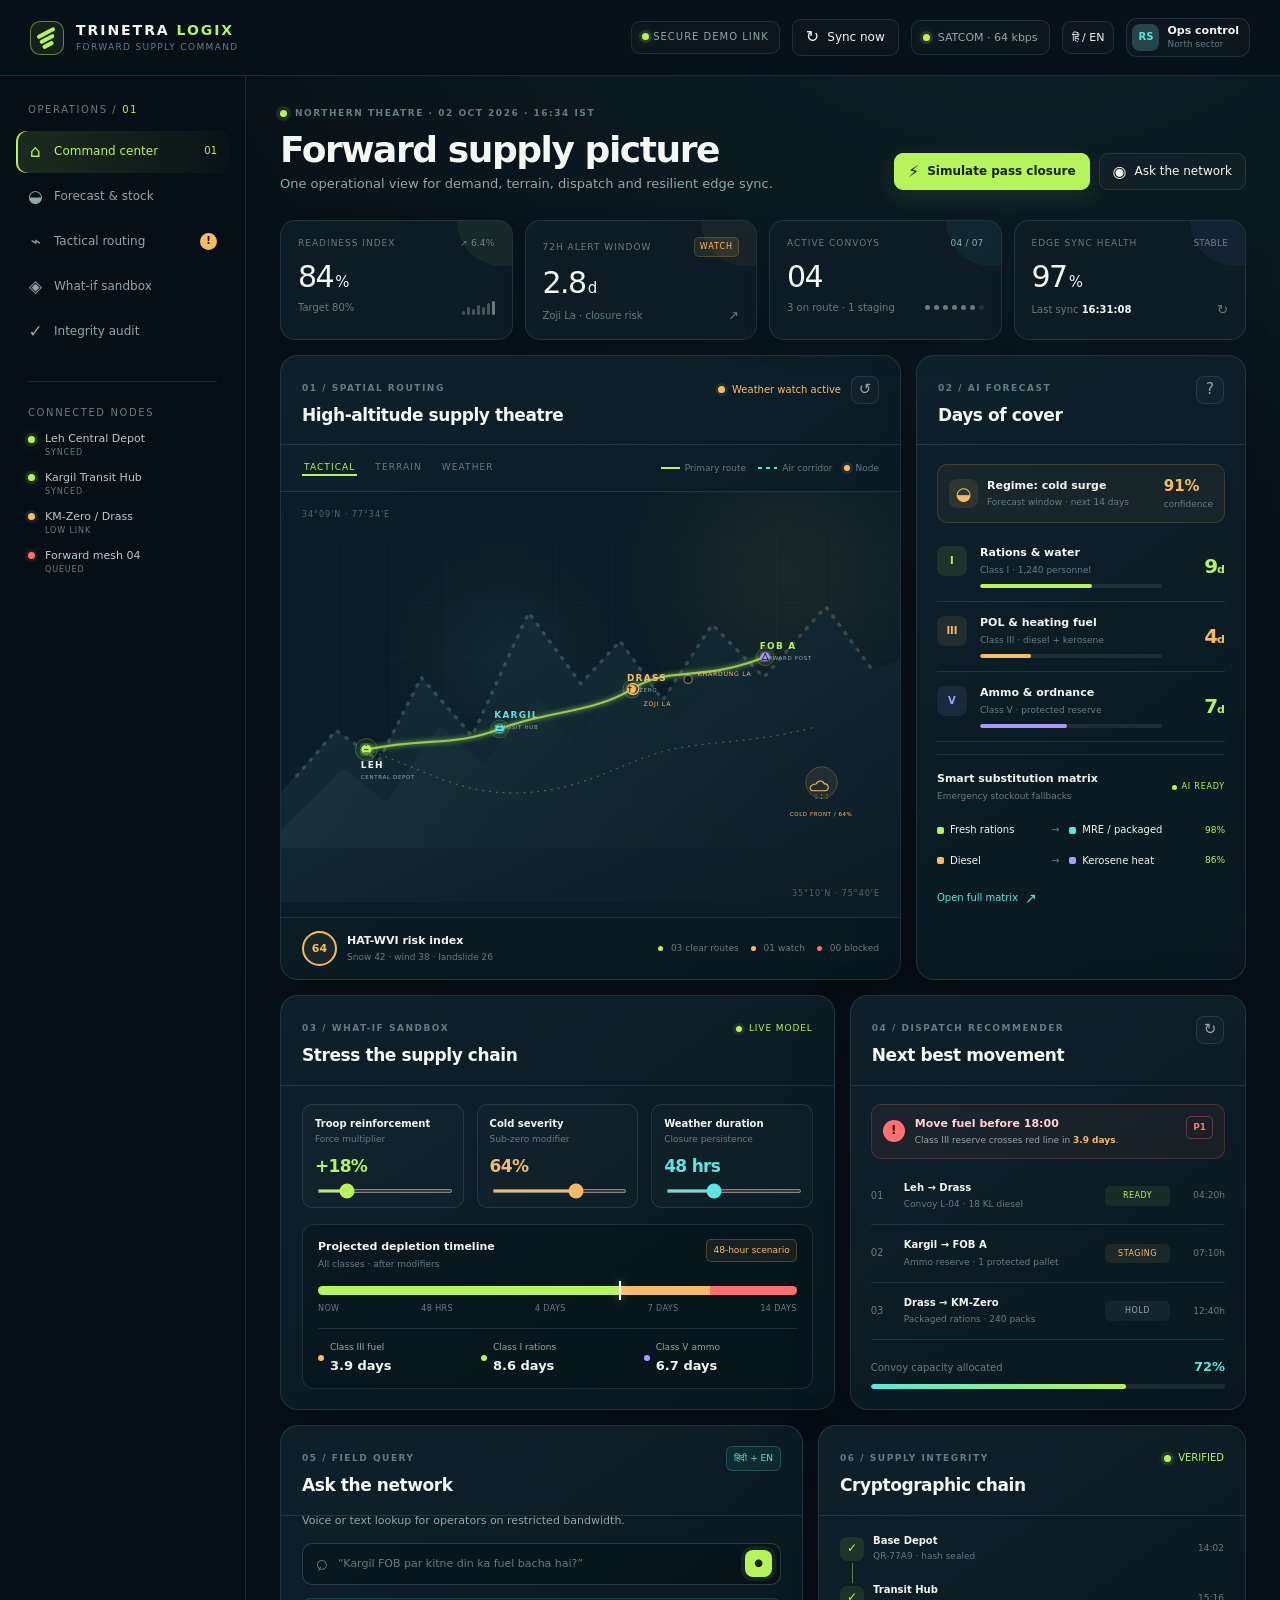
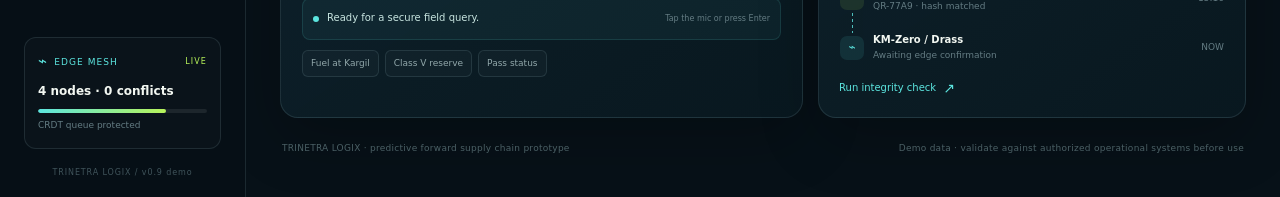
<file: index.html>
<!doctype html>
<html lang="en">
  <head>
    <meta charset="UTF-8" />
    <meta name="viewport" content="width=device-width, initial-scale=1.0" />
    <meta name="theme-color" content="#071118" />
    <meta
      name="description"
      content="TRINETRA LOGIX — predictive forward supply chain command center prototype."
    />
    <title>TRINETRA LOGIX · Forward Supply Command</title>
    <link
      rel="icon"
      type="image/svg+xml"
      href="data:image/svg+xml,%3Csvg xmlns='http://www.w3.org/2000/svg' viewBox='0 0 64 64'%3E%3Crect width='64' height='64' rx='16' fill='%23071118'/%3E%3Cpath d='M16 44 32 12l16 32-16-8-16 8Z' fill='%23b7f35a'/%3E%3Ccircle cx='32' cy='30' r='6' fill='%23071118'/%3E%3C/svg%3E"
    />
    <link rel="stylesheet" href="styles.css" />
  </head>
  <body>
    <div class="app-shell">
      <header class="topbar">
        <a class="brand" href="#overview" aria-label="TRINETRA LOGIX command center">
          <span class="brand-mark" aria-hidden="true"><span></span><span></span><span></span></span>
          <span class="brand-copy">
            <strong>TRINETRA <em>LOGIX</em></strong>
            <small>FORWARD SUPPLY COMMAND</small>
          </span>
        </a>
        <div class="topbar-right">
          <span class="secure-pill"><span class="status-dot online"></span> SECURE DEMO LINK</span>
          <button class="control-button subtle" id="syncButton" type="button">
            <span class="button-icon">↻</span><span data-en="Sync now" data-hi="सिंक करें">Sync now</span>
          </button>
          <button class="link-status" id="linkModeToggle" type="button" aria-pressed="false">
            <span class="status-dot online" id="linkDot"></span>
            <span id="linkModeLabel">SATCOM · 64 kbps</span>
          </button>
          <button class="language-button" id="languageToggle" type="button" aria-label="Switch language">हिं / EN</button>
          <div class="operator-chip"><span class="operator-avatar">RS</span><span><strong>Ops control</strong><small>North sector</small></span></div>
        </div>
      </header>

      <div class="layout">
        <aside class="sidebar" aria-label="Primary navigation">
          <div class="sidebar-label">OPERATIONS / <span>01</span></div>
          <nav class="side-nav">
            <a class="nav-item active" href="#overview"><span class="nav-icon">⌂</span><span data-en="Command center" data-hi="कमांड सेंटर">Command center</span><span class="nav-count">01</span></a>
            <a class="nav-item" href="#forecast"><span class="nav-icon">◒</span><span data-en="Forecast & stock" data-hi="पूर्वानुमान और स्टॉक">Forecast & stock</span></a>
            <a class="nav-item" href="#routing"><span class="nav-icon">⌁</span><span data-en="Tactical routing" data-hi="टैक्टिकल रूटिंग">Tactical routing</span><span class="nav-alert">!</span></a>
            <a class="nav-item" href="#sandbox"><span class="nav-icon">◈</span><span data-en="What-if sandbox" data-hi="व्हाट-इफ सैंडबॉक्स">What-if sandbox</span></a>
            <a class="nav-item" href="#audit"><span class="nav-icon">✓</span><span data-en="Integrity audit" data-hi="इंटीग्रिटी ऑडिट">Integrity audit</span></a>
          </nav>

          <div class="sidebar-divider"></div>
          <div class="sidebar-label">CONNECTED NODES</div>
          <div class="node-list">
            <div class="node-row"><span class="status-dot online"></span><span>Leh Central Depot</span><small>SYNCED</small></div>
            <div class="node-row"><span class="status-dot online"></span><span>Kargil Transit Hub</span><small>SYNCED</small></div>
            <div class="node-row"><span class="status-dot warning"></span><span>KM-Zero / Drass</span><small>LOW LINK</small></div>
            <div class="node-row"><span class="status-dot offline"></span><span>Forward mesh 04</span><small>QUEUED</small></div>
          </div>

          <div class="sidebar-footer">
            <div class="mesh-card">
              <div class="mesh-card-top"><span class="mini-signal">⌁</span><span>EDGE MESH</span><span class="live-label">LIVE</span></div>
              <strong id="meshState">4 nodes · 0 conflicts</strong>
              <div class="mini-progress"><span style="width: 76%"></span></div>
              <small>CRDT queue protected</small>
            </div>
            <small class="build-label">TRINETRA LOGIX / v0.9 demo</small>
          </div>
        </aside>

        <main class="main-content" id="overview">
          <section class="page-intro">
            <div>
              <div class="eyebrow"><span class="pulse-ring"></span> NORTHERN THEATRE · 02 OCT 2026 · 16:34 IST</div>
              <h1>Forward supply picture</h1>
              <p>One operational view for demand, terrain, dispatch and resilient edge sync.</p>
            </div>
            <div class="intro-actions">
              <button class="control-button primary" id="simulateButton" type="button"><span class="button-icon">⚡</span><span data-en="Simulate pass closure" data-hi="पास बंद होने का सिमुलेशन">Simulate pass closure</span></button>
              <button class="control-button subtle" id="voiceFocusButton" type="button"><span class="button-icon">◉</span><span data-en="Ask the network" data-hi="नेटवर्क से पूछें">Ask the network</span></button>
            </div>
          </section>

          <section class="metric-grid" aria-label="Operational summary">
            <article class="metric-card accent-lime">
              <div class="metric-top"><span>READINESS INDEX</span><span class="trend up">↗ 6.4%</span></div>
              <div class="metric-value">84<span>%</span></div>
              <div class="metric-bottom"><span>Target 80%</span><div class="metric-spark spark-lime"><i></i><i></i><i></i><i></i><i></i><i></i><i></i></div></div>
            </article>
            <article class="metric-card accent-amber">
              <div class="metric-top"><span>72H ALERT WINDOW</span><span class="alert-tag">WATCH</span></div>
              <div class="metric-value" id="alertDays">2.8<span>d</span></div>
              <div class="metric-bottom"><span>Zoji La · closure risk</span><span class="mini-arrow">↗</span></div>
            </article>
            <article class="metric-card accent-cyan">
              <div class="metric-top"><span>ACTIVE CONVOYS</span><span class="trend neutral">04 / 07</span></div>
              <div class="metric-value">04</div>
              <div class="metric-bottom"><span>3 on route · 1 staging</span><div class="metric-dots"><i></i><i></i><i></i><i></i><i></i><i></i><i class="empty"></i></div></div>
            </article>
            <article class="metric-card accent-violet">
              <div class="metric-top"><span>EDGE SYNC HEALTH</span><span class="trend up">STABLE</span></div>
              <div class="metric-value">97<span>%</span></div>
              <div class="metric-bottom"><span>Last sync <strong id="lastSync">16:31:08</strong></span><span class="mini-arrow">↻</span></div>
            </article>
          </section>

          <section class="primary-grid">
            <article class="panel map-panel" id="routing">
              <div class="panel-heading">
                <div><span class="section-kicker">01 / SPATIAL ROUTING</span><h2>High-altitude supply theatre</h2></div>
                <div class="panel-tools"><span class="map-status"><span class="status-dot warning"></span><span id="mapStatus">Weather watch active</span></span><button class="icon-control" id="mapReset" type="button" title="Reset map">↺</button></div>
              </div>
              <div class="map-toolbar">
                <div class="map-tabs"><button class="map-tab active" type="button">TACTICAL</button><button class="map-tab" type="button">TERRAIN</button><button class="map-tab" type="button">WEATHER</button></div>
                <div class="map-legend"><span><i class="legend-line solid"></i> Primary route</span><span><i class="legend-line dotted"></i> Air corridor</span><span><i class="legend-node"></i> Node</span></div>
              </div>
              <div class="tactical-map" id="tacticalMap" aria-label="Stylized tactical map of the northern theatre">
                <div class="map-grid-lines"></div>
                <div class="map-coordinate coord-a">34°09'N · 77°34'E</div>
                <div class="map-coordinate coord-b">35°10'N · 75°40'E</div>
                <svg viewBox="0 0 900 425" role="img" aria-label="Route map linking Leh, Kargil, Drass and forward operating bases">
                  <defs>
                    <linearGradient id="mountainFill" x1="0" x2="1" y1="0" y2="1"><stop offset="0" stop-color="#17323b"/><stop offset="0.55" stop-color="#10252f"/><stop offset="1" stop-color="#0b1a22"/></linearGradient>
                    <linearGradient id="mountainFill2" x1="0" x2="1"><stop offset="0" stop-color="#25434a" stop-opacity=".75"/><stop offset="1" stop-color="#0d1c24" stop-opacity=".2"/></linearGradient>
                    <filter id="glow"><feGaussianBlur stdDeviation="4" result="blur"/><feMerge><feMergeNode in="blur"/><feMergeNode in="SourceGraphic"/></feMerge></filter>
                  </defs>
                  <path class="mountain-ridge" d="M0 340 80 250l62 44 62-121 74 85 82-179 76 103 57-62 62 86 72-110 75 77 90-103 68 92 70-25v363H0Z" fill="url(#mountainFill)"/>
                  <path class="mountain-ridge ridge-soft" d="M0 395 90 306l63 48 79-111 62 56 79-97 53 68 78-106 68 79 78-84 61 56 90-73 83 92 78-43 81 50v180H0Z" fill="url(#mountainFill2)"/>
                  <path class="snowline" d="M23 316 80 250l62 44 62-121 74 85 82-179 76 103 57-62 62 86 72-110 75 77 90-103 68 92" fill="none"/>
                  <path class="route-base" d="M124 278 C214 260 250 274 318 248 S454 225 510 190 S612 181 704 143" fill="none"/>
                  <path class="route-base route-secondary" d="M124 278 C215 310 262 344 348 341 S482 304 545 284 S670 272 774 246" fill="none"/>
                  <path class="route-closed" d="M124 278 C214 260 250 274 318 248 S454 225 510 190 S612 181 704 143" fill="none"/>
                  <path class="air-corridor" d="M124 278 C210 208 322 154 425 173 S610 115 704 143" fill="none"/>
                  <path class="air-corridor secondary" d="M124 278 C260 236 400 248 548 210 S650 164 704 143" fill="none"/>
                  <g class="map-label label-leh"><text x="116" y="305">LEH</text><text x="116" y="321" class="sub">CENTRAL DEPOT</text></g>
                  <g class="map-label label-kargil"><text x="310" y="232">KARGIL</text><text x="310" y="248" class="sub">TRANSIT HUB</text></g>
                  <g class="map-label label-drass"><text x="503" y="178">DRASS</text><text x="503" y="194" class="sub">KM-ZERO</text></g>
                  <g class="map-label label-forward"><text x="696" y="132">FOB A</text><text x="696" y="148" class="sub">FORWARD POST</text></g>
                  <g class="map-pass"><circle cx="512" cy="190" r="8"></circle><text x="527" y="215">ZOJI LA</text></g>
                  <g class="map-pass pass-two"><circle cx="592" cy="176" r="6"></circle><text x="606" y="171">KHARDUNG LA</text></g>
                  <g class="map-node depot" transform="translate(124 278)"><circle r="16" class="node-halo"></circle><circle r="7" class="node-dot"></circle><path d="M-4 5h8M-3 0h6M-1-6h2" class="node-mark"></path></g>
                  <g class="map-node hub" transform="translate(318 248)"><circle r="13" class="node-halo"></circle><circle r="6" class="node-dot"></circle><path d="M-4 4h8M-3-1h6M-1-5h2" class="node-mark"></path></g>
                  <g class="map-node kmzero" transform="translate(510 190)"><circle r="13" class="node-halo"></circle><circle r="6" class="node-dot"></circle><path d="M-3-5v10M-6-2h6" class="node-mark"></path></g>
                  <g class="map-node fob" transform="translate(704 143)"><circle r="13" class="node-halo"></circle><circle r="6" class="node-dot"></circle><path d="M-4 4 0-5l4 9M-5 4h10" class="node-mark"></path></g>
                  <g class="map-weather" transform="translate(786 326)"><circle r="23"></circle><path d="M-8 2c3-6 10-5 12 0 6-1 8 8 2 10h-20c-5-3-2-10 6-10Z"></path><path d="M-8 17v7M0 17v7M8 17v7" class="rain"></path><text x="-46" y="48">COLD FRONT / 64%</text></g>
                </svg>
                <div class="route-alert" id="routeAlert"><span class="alert-icon">!</span><span><strong>DISRUPTION SIMULATION</strong><small>Primary pass blocked · air corridor recommended</small></span><button id="dismissAlert" type="button">×</button></div>
              </div>
              <div class="map-footer">
                <div class="risk-score"><span class="risk-ring">64</span><span><strong>HAT-WVI risk index</strong><small>Snow 42 · wind 38 · landslide 26</small></span></div>
                <div class="route-summary"><span><i class="summary-dot lime"></i> 03 clear routes</span><span><i class="summary-dot amber"></i> 01 watch</span><span><i class="summary-dot red"></i> <span id="blockedLabel">00 blocked</span></span></div>
              </div>
            </article>

            <article class="panel forecast-panel" id="forecast">
              <div class="panel-heading compact-heading">
                <div><span class="section-kicker">02 / AI FORECAST</span><h2>Days of cover</h2></div>
                <button class="icon-control" id="forecastInfo" type="button" title="Forecast details">?</button>
              </div>
              <div class="forecast-context"><span class="context-icon">◒</span><span><strong>Regime: cold surge</strong><small>Forecast window · next 14 days</small></span><span class="context-confidence">91% <small>confidence</small></span></div>
              <div class="forecast-list" id="forecastList">
                <div class="forecast-row" data-class="I"><div class="forecast-class class-one">I</div><div class="forecast-label"><strong>Rations & water</strong><small>Class I · 1,240 personnel</small></div><div class="forecast-bar"><span style="width: 78%"></span></div><strong class="forecast-days" data-days="9">9<span>d</span></strong></div>
                <div class="forecast-row" data-class="III"><div class="forecast-class class-three">III</div><div class="forecast-label"><strong>POL & heating fuel</strong><small>Class III · diesel + kerosene</small></div><div class="forecast-bar"><span style="width: 32%"></span></div><strong class="forecast-days urgent" data-days="4">4<span>d</span></strong></div>
                <div class="forecast-row" data-class="V"><div class="forecast-class class-five">V</div><div class="forecast-label"><strong>Ammo & ordnance</strong><small>Class V · protected reserve</small></div><div class="forecast-bar"><span style="width: 59%"></span></div><strong class="forecast-days" data-days="7">7<span>d</span></strong></div>
              </div>
              <div class="forecast-divider"></div>
              <div class="substitution-header"><span><strong>Smart substitution matrix</strong><small>Emergency stockout fallbacks</small></span><span class="matrix-live"><i></i> AI READY</span></div>
              <div class="substitution-row"><span class="substitution-item"><span class="tiny-box fresh"></span>Fresh rations</span><span class="swap-arrow">→</span><span class="substitution-item"><span class="tiny-box mre"></span>MRE / packaged</span><span class="match-score">98%</span></div>
              <div class="substitution-row"><span class="substitution-item"><span class="tiny-box diesel"></span>Diesel</span><span class="swap-arrow">→</span><span class="substitution-item"><span class="tiny-box kerosene"></span>Kerosene heat</span><span class="match-score">86%</span></div>
              <button class="text-action" id="matrixButton" type="button">Open full matrix <span>↗</span></button>
            </article>
          </section>

          <section class="secondary-grid">
            <article class="panel sandbox-panel" id="sandbox">
              <div class="panel-heading">
                <div><span class="section-kicker">03 / WHAT-IF SANDBOX</span><h2>Stress the supply chain</h2></div>
                <span class="sandbox-live"><span class="pulse-ring small"></span> LIVE MODEL</span>
              </div>
              <div class="sandbox-controls">
                <label class="range-control"><span><strong>Troop reinforcement</strong><small>Force multiplier</small></span><output id="surgeOutput">+18%</output><input id="surgeRange" type="range" min="0" max="100" value="18" /></label>
                <label class="range-control"><span><strong>Cold severity</strong><small>Sub-zero modifier</small></span><output id="coldOutput">64%</output><input id="coldRange" type="range" min="0" max="100" value="64" /></label>
                <label class="range-control"><span><strong>Weather duration</strong><small>Closure persistence</small></span><output id="weatherOutput">48 hrs</output><input id="weatherRange" type="range" min="12" max="120" step="12" value="48" /></label>
              </div>
              <div class="timeline-card">
                <div class="timeline-top"><span><strong>Projected depletion timeline</strong><small>All classes · after modifiers</small></span><span class="timeline-label" id="timelineLabel">48-hour scenario</span></div>
                <div class="timeline-bar"><span class="timeline-segment safe" id="safeSegment" style="width: 38%"></span><span class="timeline-segment watch" id="watchSegment" style="width: 24%"></span><span class="timeline-segment danger" id="dangerSegment" style="width: 38%"></span><i class="timeline-marker" id="timelineMarker" style="left: 38%"></i></div>
                <div class="timeline-axis"><span>NOW</span><span>48 HRS</span><span>4 DAYS</span><span>7 DAYS</span><span>14 DAYS</span></div>
                <div class="depletion-grid"><div class="depletion-item"><span class="depletion-bullet amber"></span><span>Class III fuel</span><strong id="fuelDepletion">3.2 days</strong></div><div class="depletion-item"><span class="depletion-bullet lime"></span><span>Class I rations</span><strong id="rationDepletion">8.1 days</strong></div><div class="depletion-item"><span class="depletion-bullet violet"></span><span>Class V ammo</span><strong id="ammoDepletion">6.4 days</strong></div></div>
              </div>
            </article>

            <article class="panel dispatch-panel">
              <div class="panel-heading">
                <div><span class="section-kicker">04 / DISPATCH RECOMMENDER</span><h2>Next best movement</h2></div>
                <button class="icon-control" id="refreshDispatch" type="button" title="Refresh dispatch">↻</button>
              </div>
              <div class="dispatch-callout"><span class="callout-icon">!</span><span><strong>Move fuel before 18:00</strong><small>Class III reserve crosses red line in <b id="calloutDays">3.2 days</b>.</small></span><span class="priority-badge">P1</span></div>
              <div class="dispatch-list">
                <div class="dispatch-row"><span class="priority-number">01</span><span class="dispatch-route"><strong>Leh → Drass</strong><small>Convoy L-04 · 18 KL diesel</small></span><span class="dispatch-status ready">READY</span><span class="dispatch-time">04:20h</span></div>
                <div class="dispatch-row"><span class="priority-number">02</span><span class="dispatch-route"><strong>Kargil → FOB A</strong><small>Ammo reserve · 1 protected pallet</small></span><span class="dispatch-status staging">STAGING</span><span class="dispatch-time">07:10h</span></div>
                <div class="dispatch-row"><span class="priority-number">03</span><span class="dispatch-route"><strong>Drass → KM-Zero</strong><small>Packaged rations · 240 packs</small></span><span class="dispatch-status hold">HOLD</span><span class="dispatch-time">12:40h</span></div>
              </div>
              <div class="capacity-footer"><span>Convoy capacity allocated</span><strong>72%</strong><div class="capacity-bar"><i></i></div></div>
            </article>
          </section>

          <section class="bottom-grid">
            <article class="panel voice-panel">
              <div class="panel-heading">
                <div><span class="section-kicker">05 / FIELD QUERY</span><h2>Ask the network</h2></div>
                <span class="language-badge">हिंदी + EN</span>
              </div>
              <p class="panel-description">Voice or text lookup for operators on restricted bandwidth.</p>
              <div class="voice-input-wrap"><span class="search-icon">⌕</span><input id="voiceQuery" type="text" placeholder="“Kargil FOB par kitne din ka fuel bacha hai?”" aria-label="Voice or text query" /><button class="mic-button" id="micButton" type="button" aria-label="Start voice query">●</button></div>
              <div class="voice-response" id="voiceResponse"><span class="response-dot"></span><span>Ready for a secure field query.</span><small>Tap the mic or press Enter</small></div>
              <div class="query-chips"><button type="button" data-query="Kargil FOB par kitne din ka fuel bacha hai?">Fuel at Kargil</button><button type="button" data-query="Show Class V reserve status">Class V reserve</button><button type="button" data-query="क्या ज़ोजी ला खुला है?">Pass status</button></div>
            </article>

            <article class="panel audit-panel" id="audit">
              <div class="panel-heading">
                <div><span class="section-kicker">06 / SUPPLY INTEGRITY</span><h2>Cryptographic chain</h2></div>
                <span class="audit-status"><span class="status-dot online"></span> VERIFIED</span>
              </div>
              <div class="audit-chain">
                <div class="audit-node complete"><span>✓</span><div><strong>Base Depot</strong><small>QR-77A9 · hash sealed</small></div><time>14:02</time></div>
                <div class="audit-connector complete"></div>
                <div class="audit-node complete"><span>✓</span><div><strong>Transit Hub</strong><small>QR-77A9 · hash matched</small></div><time>15:16</time></div>
                <div class="audit-connector live"></div>
                <div class="audit-node live"><span>⌁</span><div><strong>KM-Zero / Drass</strong><small>Awaiting edge confirmation</small></div><time>NOW</time></div>
              </div>
              <button class="text-action" id="verifyButton" type="button">Run integrity check <span>↗</span></button>
            </article>
          </section>

          <footer class="app-footer"><span>TRINETRA LOGIX · predictive forward supply chain prototype</span><span>Demo data · validate against authorized operational systems before use</span></footer>
        </main>
      </div>
    </div>
    <div class="toast" id="toast" role="status" aria-live="polite"><span class="toast-icon">✓</span><span id="toastText">Updated</span></div>
    <script src="app.js"></script>
  </body>
</html>
</file>
<file: styles.css>
:root {
  --bg: #071118;
  --bg-raised: #0a1720;
  --panel: #0c1b24;
  --panel-2: #10232d;
  --panel-3: #132b35;
  --line: rgba(154, 198, 206, 0.14);
  --line-strong: rgba(154, 198, 206, 0.24);
  --text: #f2f7f1;
  --muted: #91a7aa;
  --muted-2: #647c83;
  --lime: #b7f35a;
  --lime-dark: #4c832f;
  --cyan: #5ce5df;
  --amber: #f5bc67;
  --red: #ff716f;
  --violet: #a99aff;
  --shadow: 0 20px 60px rgba(0, 0, 0, 0.24);
  --radius: 18px;
  --sidebar: 246px;
}

* { box-sizing: border-box; }
html { scroll-behavior: smooth; }
body {
  margin: 0;
  background: var(--bg);
  color: var(--text);
  font-family: Inter, ui-sans-serif, system-ui, -apple-system, BlinkMacSystemFont, "Segoe UI", sans-serif;
  font-size: 15px;
  line-height: 1.45;
  -webkit-font-smoothing: antialiased;
}
button, input { font: inherit; }
button { cursor: pointer; }
a { color: inherit; text-decoration: none; }

.app-shell { min-height: 100vh; background: radial-gradient(circle at 80% -15%, rgba(41, 87, 96, 0.28), transparent 38%), var(--bg); }
.topbar {
  height: 76px; display: flex; align-items: center; justify-content: space-between; gap: 20px;
  padding: 0 30px; border-bottom: 1px solid var(--line); background: rgba(7, 17, 24, 0.88);
  position: sticky; top: 0; z-index: 20; backdrop-filter: blur(18px);
}
.brand { display: inline-flex; align-items: center; gap: 12px; min-width: 240px; }
.brand-mark { width: 34px; height: 34px; display: grid; place-items: center; position: relative; border: 1px solid rgba(183, 243, 90, .48); border-radius: 10px; background: rgba(183, 243, 90, .08); overflow: hidden; }
.brand-mark span { position: absolute; width: 20px; height: 4px; background: var(--lime); border-radius: 50px; transform: rotate(-28deg); }
.brand-mark span:nth-child(1) { top: 9px; left: 5px; }.brand-mark span:nth-child(2) { top: 15px; left: 8px; width: 16px; }.brand-mark span:nth-child(3) { top: 21px; left: 11px; width: 12px; }
.brand-copy { display: grid; line-height: 1; gap: 6px; }.brand-copy strong { font-size: 14px; letter-spacing: .14em; font-weight: 750; }.brand-copy em { font-style: normal; color: var(--lime); }.brand-copy small { color: var(--muted-2); font-size: 9px; letter-spacing: .15em; }
.topbar-right { display: flex; align-items: center; gap: 12px; }.secure-pill, .link-status, .language-button, .operator-chip, .control-button { border: 1px solid var(--line); background: rgba(255,255,255,.025); color: var(--muted); }
.secure-pill { font-size: 10px; letter-spacing: .1em; padding: 8px 10px; border-radius: 9px; white-space: nowrap; }.status-dot { width: 7px; height: 7px; border-radius: 50%; display: inline-block; background: var(--muted-2); box-shadow: 0 0 0 3px rgba(145,167,170,.1); }.status-dot.online { background: var(--lime); box-shadow: 0 0 0 3px rgba(183,243,90,.12), 0 0 12px rgba(183,243,90,.35); }.status-dot.warning { background: var(--amber); box-shadow: 0 0 0 3px rgba(245,188,103,.1); }.status-dot.offline { background: var(--red); box-shadow: 0 0 0 3px rgba(255,113,111,.1); }
.control-button { padding: 9px 13px; border-radius: 9px; font-size: 12px; color: var(--text); display: inline-flex; align-items: center; gap: 8px; transition: .2s ease; }.control-button:hover, .icon-control:hover, .language-button:hover { border-color: var(--line-strong); background: rgba(255,255,255,.07); }.control-button.primary { background: var(--lime); border-color: var(--lime); color: #14220c; font-weight: 760; box-shadow: 0 8px 24px rgba(183,243,90,.1); }.control-button.primary:hover { background: #c6fb73; }.button-icon { font-size: 16px; line-height: 1; }.link-status { padding: 9px 11px; border-radius: 9px; display: inline-flex; gap: 8px; align-items: center; font-size: 11px; cursor: pointer; }.language-button { color: var(--text); padding: 8px 9px; border-radius: 9px; font-size: 11px; }.operator-chip { border-radius: 11px; padding: 5px 10px 5px 5px; display: flex; align-items: center; gap: 8px; }.operator-chip > span:last-child { display: grid; line-height: 1.1; gap: 3px; }.operator-chip strong { font-size: 11px; color: var(--text); font-weight: 650; }.operator-chip small { font-size: 9px; color: var(--muted-2); }.operator-avatar { width: 27px; height: 27px; border-radius: 8px; background: #27444a; color: var(--cyan); display: grid; place-items: center; font-size: 10px; font-weight: 800; }

.layout { display: grid; grid-template-columns: var(--sidebar) 1fr; min-height: calc(100vh - 76px); }.sidebar { border-right: 1px solid var(--line); padding: 27px 16px 18px; display: flex; flex-direction: column; min-height: calc(100vh - 76px); background: rgba(4, 12, 17, .3); }.sidebar-label { color: var(--muted-2); font-size: 10px; letter-spacing: .16em; padding: 0 12px 13px; }.sidebar-label span { color: var(--lime); }.side-nav { display: grid; gap: 3px; }.nav-item { display: flex; align-items: center; gap: 11px; min-height: 42px; padding: 0 12px; color: var(--muted); border-radius: 10px; font-size: 12px; transition: .2s ease; }.nav-item:hover { background: rgba(255,255,255,.035); color: var(--text); }.nav-item.active { background: linear-gradient(90deg, rgba(183,243,90,.12), rgba(183,243,90,.02)); color: var(--lime); box-shadow: inset 2px 0 0 var(--lime); }.nav-icon { width: 15px; color: currentColor; font-size: 17px; display: inline-grid; place-items: center; }.nav-count { margin-left: auto; color: var(--lime); font-size: 10px; }.nav-alert { margin-left: auto; width: 17px; height: 17px; border-radius: 50%; display: grid; place-items: center; color: #21140a; background: var(--amber); font-size: 10px; font-weight: 800; }.sidebar-divider { height: 1px; background: var(--line); margin: 28px 12px 24px; }.node-list { display: grid; gap: 14px; padding: 0 12px; }.node-row { display: grid; grid-template-columns: 9px 1fr; gap: 8px; align-items: center; color: #bac8c5; font-size: 11px; line-height: 1.1; }.node-row small { grid-column: 2; color: var(--muted-2); font-size: 8px; letter-spacing: .11em; margin-top: -4px; }.sidebar-footer { margin-top: auto; padding: 22px 8px 0; }.mesh-card { border: 1px solid var(--line); border-radius: 12px; padding: 13px; background: rgba(255,255,255,.02); }.mesh-card-top { display: flex; align-items: center; gap: 6px; color: var(--cyan); font-size: 9px; letter-spacing: .12em; }.mini-signal { font-size: 15px; }.live-label { margin-left: auto; color: var(--lime); font-size: 8px; }.mesh-card strong { display: block; margin: 10px 0 9px; font-size: 12px; }.mesh-card small { color: var(--muted-2); font-size: 9px; }.mini-progress, .capacity-bar { height: 4px; border-radius: 50px; background: rgba(255,255,255,.08); overflow: hidden; }.mini-progress span { display: block; height: 100%; border-radius: inherit; background: linear-gradient(90deg, var(--cyan), var(--lime)); }.build-label { display: block; color: #40545b; font-size: 8px; letter-spacing: .11em; text-align: center; margin-top: 18px; }

.main-content { max-width: 1600px; width: 100%; margin: 0 auto; padding: 31px 34px 42px; overflow: hidden; }.page-intro { display: flex; align-items: flex-end; justify-content: space-between; gap: 20px; margin-bottom: 27px; }.eyebrow, .section-kicker { color: var(--muted-2); font-size: 9px; letter-spacing: .17em; font-weight: 700; }.eyebrow { display: flex; align-items: center; gap: 8px; }.pulse-ring { width: 7px; height: 7px; border-radius: 50%; display: inline-block; background: var(--lime); box-shadow: 0 0 0 4px rgba(183,243,90,.1), 0 0 15px rgba(183,243,90,.25); }.pulse-ring.small { width: 6px; height: 6px; box-shadow: 0 0 0 3px rgba(183,243,90,.1); }.page-intro h1 { margin: 10px 0 5px; font-size: clamp(25px, 3vw, 36px); letter-spacing: -.04em; line-height: 1.1; }.page-intro p { color: var(--muted); margin: 0; font-size: 13px; }.intro-actions { display: flex; gap: 9px; padding-bottom: 3px; }
.metric-grid { display: grid; grid-template-columns: repeat(4, 1fr); gap: 12px; margin-bottom: 15px; }.metric-card { background: var(--panel); border: 1px solid var(--line); border-radius: 15px; padding: 16px 17px 13px; position: relative; overflow: hidden; min-height: 116px; box-shadow: 0 10px 30px rgba(0,0,0,.08); }.metric-card::after { content: ""; position: absolute; width: 90px; height: 90px; border-radius: 50%; right: -35px; top: -45px; opacity: .06; background: currentColor; }.metric-card.accent-lime { color: var(--lime); }.metric-card.accent-amber { color: var(--amber); }.metric-card.accent-cyan { color: var(--cyan); }.metric-card.accent-violet { color: var(--violet); }.metric-top, .metric-bottom { display: flex; justify-content: space-between; align-items: center; gap: 8px; color: var(--muted-2); font-size: 9px; letter-spacing: .11em; }.metric-top > span:first-child { white-space: nowrap; }.trend { font-size: 9px; letter-spacing: .02em; color: currentColor; }.trend.neutral { color: var(--muted); }.alert-tag { color: var(--amber); background: rgba(245,188,103,.1); border: 1px solid rgba(245,188,103,.2); border-radius: 5px; padding: 3px 5px; font-size: 8px; letter-spacing: .12em; }.metric-value { margin: 12px 0 11px; color: var(--text); font-size: 30px; line-height: .9; letter-spacing: -.05em; }.metric-value span { color: currentColor; font-size: 15px; margin-left: 2px; letter-spacing: 0; }.metric-bottom { letter-spacing: 0; font-size: 10px; }.metric-bottom strong { color: var(--text); font-weight: 600; }.metric-spark { display: flex; align-items: end; gap: 2px; height: 14px; }.metric-spark i { display: block; width: 3px; border-radius: 3px; background: currentColor; opacity: .6; }.metric-spark i:nth-child(1) { height: 30%; }.metric-spark i:nth-child(2) { height: 55%; }.metric-spark i:nth-child(3) { height: 44%; }.metric-spark i:nth-child(4) { height: 68%; }.metric-spark i:nth-child(5) { height: 54%; }.metric-spark i:nth-child(6) { height: 83%; }.metric-spark i:nth-child(7) { height: 100%; opacity: 1; }.metric-dots { display: flex; gap: 4px; }.metric-dots i { width: 5px; height: 5px; border-radius: 50%; background: currentColor; }.metric-dots i.empty { opacity: .22; }.mini-arrow { color: currentColor; font-size: 13px; }

.primary-grid, .secondary-grid, .bottom-grid { display: grid; gap: 15px; align-items: stretch; }.primary-grid { grid-template-columns: minmax(0, 1.65fr) minmax(330px, .82fr); }.secondary-grid { grid-template-columns: minmax(0, 1.26fr) minmax(350px, .9fr); margin-top: 15px; }.bottom-grid { grid-template-columns: minmax(0, 1.1fr) minmax(380px, .9fr); margin-top: 15px; }.panel { background: linear-gradient(145deg, rgba(15, 35, 45, .9), rgba(9, 24, 32, .94)); border: 1px solid var(--line); border-radius: var(--radius); box-shadow: var(--shadow); }.panel-heading { min-height: 76px; padding: 20px 21px 17px; display: flex; justify-content: space-between; align-items: flex-start; gap: 18px; border-bottom: 1px solid var(--line); }.panel-heading h2 { margin: 5px 0 0; font-size: 17px; letter-spacing: -.025em; }.panel-tools { display: flex; align-items: center; gap: 10px; }.map-status, .audit-status { display: inline-flex; align-items: center; gap: 7px; color: var(--amber); font-size: 10px; white-space: nowrap; }.icon-control { border: 1px solid var(--line); background: rgba(255,255,255,.025); color: var(--muted); width: 28px; height: 28px; border-radius: 8px; display: grid; place-items: center; }.map-toolbar { min-height: 47px; padding: 0 21px; display: flex; align-items: center; justify-content: space-between; gap: 12px; border-bottom: 1px solid var(--line); }.map-tabs { display: flex; gap: 16px; height: 100%; }.map-tab { border: 0; border-bottom: 2px solid transparent; background: none; color: var(--muted-2); padding: 0 2px; font-size: 9px; letter-spacing: .12em; }.map-tab.active { color: var(--lime); border-bottom-color: var(--lime); }.map-legend { display: flex; gap: 12px; color: var(--muted-2); font-size: 9px; }.map-legend span { display: inline-flex; align-items: center; gap: 5px; }.legend-line { width: 19px; height: 2px; display: inline-block; background: var(--lime); }.legend-line.dotted { background: repeating-linear-gradient(90deg, var(--cyan) 0 4px, transparent 4px 8px); }.legend-node { width: 6px; height: 6px; display: inline-block; border-radius: 50%; background: var(--amber); box-shadow: 0 0 0 3px rgba(245,188,103,.1); }

.tactical-map { height: 425px; position: relative; overflow: hidden; background: #0a1c25; }.tactical-map::before { content: ""; position: absolute; inset: 0; background: radial-gradient(circle at 36% 39%, rgba(82, 155, 153, .1), transparent 25%), radial-gradient(circle at 82% 19%, rgba(245, 188, 103, .08), transparent 27%); }.map-grid-lines { position: absolute; inset: 0; opacity: .26; background-image: linear-gradient(rgba(93, 173, 174, .12) 1px, transparent 1px), linear-gradient(90deg, rgba(93, 173, 174, .12) 1px, transparent 1px); background-size: 55px 55px; mask-image: linear-gradient(to bottom, transparent, black 12%, black 80%, transparent); }.tactical-map svg { width: 100%; height: 100%; position: relative; z-index: 1; }.mountain-ridge { opacity: .92; }.ridge-soft { opacity: .45; }.snowline { stroke: rgba(203,237,230,.18); stroke-width: 5; stroke-linecap: round; stroke-dasharray: 2 13; }.route-base { stroke: var(--lime); stroke-width: 3; stroke-linecap: round; opacity: .8; filter: url(#glow); }.route-secondary { stroke: rgba(183,243,90,.38); stroke-width: 2; stroke-dasharray: 1 9; filter: none; }.route-closed, .air-corridor { display: none; }.tactical-map.closed .route-base:not(.route-secondary) { opacity: .12; }.tactical-map.closed .route-closed { display: block; stroke: var(--red); stroke-width: 3; stroke-dasharray: 8 9; opacity: .95; filter: url(#glow); }.tactical-map.closed .air-corridor { display: block; stroke: var(--cyan); stroke-width: 2.5; stroke-dasharray: 2 8; opacity: .95; filter: url(#glow); }.tactical-map.closed .air-corridor.secondary { opacity: .45; stroke-width: 1.5; }.map-label { fill: var(--text); font-size: 13px; letter-spacing: .14em; font-weight: 750; }.map-label .sub { fill: var(--muted); font-size: 8px; letter-spacing: .12em; font-weight: 500; }.label-kargil text:first-child { fill: var(--cyan); }.label-drass text:first-child { fill: var(--amber); }.label-forward text:first-child { fill: var(--lime); }.map-pass text { fill: var(--amber); font-size: 9px; letter-spacing: .12em; }.map-pass circle { fill: #0a1c25; stroke: var(--amber); stroke-width: 2; }.pass-two circle { stroke: rgba(245,188,103,.5); }.map-node .node-halo { fill: rgba(183,243,90,.08); stroke: rgba(183,243,90,.35); stroke-width: 1; }.map-node .node-dot { fill: var(--lime); filter: url(#glow); }.map-node.hub .node-dot { fill: var(--cyan); }.map-node.kmzero .node-dot { fill: var(--amber); }.map-node.fob .node-dot { fill: var(--violet); }.node-mark { stroke: #081319; stroke-width: 1.2; fill: none; }.map-weather circle { fill: rgba(245,188,103,.08); stroke: rgba(245,188,103,.36); stroke-width: 1; }.map-weather path { stroke: var(--amber); fill: none; stroke-width: 1.5; }.map-weather .rain { opacity: .6; stroke-dasharray: 2 3; }.map-weather text { fill: var(--amber); font-size: 8px; letter-spacing: .1em; }.map-coordinate { position: absolute; z-index: 2; color: rgba(145, 167, 170, .55); font-size: 8px; letter-spacing: .12em; }.coord-a { left: 21px; top: 17px; }.coord-b { right: 20px; bottom: 18px; }.route-alert { display: none; position: absolute; left: 20px; bottom: 18px; z-index: 4; align-items: center; gap: 11px; padding: 10px 12px; border: 1px solid rgba(255,113,111,.4); border-radius: 10px; background: rgba(39, 22, 26, .9); box-shadow: 0 8px 30px rgba(0,0,0,.24); }.tactical-map.closed .route-alert { display: flex; }.alert-icon { width: 19px; height: 19px; border-radius: 50%; background: var(--red); color: #2b1112; display: grid; place-items: center; font-size: 12px; font-weight: 800; }.route-alert span:nth-child(2) { display: grid; gap: 2px; }.route-alert strong { color: var(--red); font-size: 9px; letter-spacing: .1em; }.route-alert small { color: #e1b8b4; font-size: 10px; }.route-alert button { border: 0; background: none; color: var(--muted); margin-left: 8px; font-size: 17px; }.map-footer { padding: 13px 21px; display: flex; justify-content: space-between; align-items: center; gap: 15px; border-top: 1px solid var(--line); }.risk-score { display: flex; align-items: center; gap: 10px; }.risk-ring { width: 35px; height: 35px; border: 2px solid var(--amber); border-radius: 50%; display: grid; place-items: center; color: var(--amber); font-size: 11px; font-weight: 800; background: rgba(245,188,103,.07); }.risk-score span:last-child, .depletion-item { display: grid; gap: 2px; }.risk-score strong { font-size: 11px; font-weight: 650; }.risk-score small { color: var(--muted-2); font-size: 9px; }.route-summary { display: flex; gap: 12px; color: var(--muted-2); font-size: 9px; }.summary-dot { width: 5px; height: 5px; display: inline-block; margin-right: 5px; border-radius: 50%; }.summary-dot.lime { background: var(--lime); }.summary-dot.amber { background: var(--amber); }.summary-dot.red { background: var(--red); }

.forecast-panel { min-width: 0; }.compact-heading { min-height: 76px; }.forecast-context { margin: 19px 20px 9px; border: 1px solid rgba(245,188,103,.16); background: rgba(245,188,103,.05); border-radius: 10px; padding: 11px; display: flex; align-items: center; gap: 9px; }.context-icon { width: 29px; height: 29px; display: grid; place-items: center; border-radius: 8px; color: var(--amber); background: rgba(245,188,103,.1); font-size: 18px; }.forecast-context > span:nth-child(2) { display: grid; gap: 2px; }.forecast-context strong { font-size: 11px; }.forecast-context small { color: var(--muted-2); font-size: 9px; }.context-confidence { margin-left: auto; color: var(--amber); font-size: 15px; font-weight: 750; }.context-confidence small { display: block; text-align: right; font-weight: 500; }.forecast-list { padding: 0 20px; }.forecast-row { display: grid; grid-template-columns: 33px minmax(100px, 1fr) 53px; gap: 10px; align-items: center; padding: 13px 0; border-bottom: 1px solid var(--line); }.forecast-class { width: 30px; height: 30px; display: grid; place-items: center; border-radius: 8px; font-size: 10px; font-weight: 800; }.class-one { color: var(--lime); background: rgba(183,243,90,.1); }.class-three { color: var(--amber); background: rgba(245,188,103,.1); }.class-five { color: var(--violet); background: rgba(169,154,255,.1); }.forecast-label { display: grid; gap: 3px; min-width: 0; }.forecast-label strong { font-size: 11px; overflow: hidden; text-overflow: ellipsis; white-space: nowrap; }.forecast-label small { color: var(--muted-2); font-size: 9px; overflow: hidden; text-overflow: ellipsis; white-space: nowrap; }.forecast-bar { grid-column: 2; height: 4px; margin-top: -3px; border-radius: 50px; overflow: hidden; background: rgba(255,255,255,.08); }.forecast-bar span { display: block; height: 100%; border-radius: inherit; background: var(--lime); }.forecast-row:nth-child(2) .forecast-bar span { background: var(--amber); }.forecast-row:nth-child(3) .forecast-bar span { background: var(--violet); }.forecast-days { grid-column: 3; grid-row: 1 / span 2; text-align: right; color: var(--lime); font-size: 20px; letter-spacing: -.05em; }.forecast-days span { font-size: 11px; letter-spacing: 0; }.forecast-days.urgent { color: var(--amber); }.forecast-divider { height: 1px; background: var(--line); margin: 12px 20px 16px; }.substitution-header { padding: 0 20px 12px; display: flex; justify-content: space-between; align-items: center; }.substitution-header span:first-child { display: grid; gap: 3px; }.substitution-header strong { font-size: 11px; }.substitution-header small { color: var(--muted-2); font-size: 9px; }.matrix-live { color: var(--lime); font-size: 8px; letter-spacing: .1em; display: flex; align-items: center; gap: 5px; }.matrix-live i { width: 5px; height: 5px; border-radius: 50%; background: var(--lime); }.substitution-row { display: grid; grid-template-columns: minmax(100px, 1fr) 14px minmax(105px, 1.1fr) 34px; align-items: center; gap: 7px; padding: 8px 20px; font-size: 10px; }.substitution-item { display: flex; gap: 6px; align-items: center; white-space: nowrap; }.tiny-box { width: 7px; height: 7px; border-radius: 2px; }.tiny-box.fresh { background: var(--lime); }.tiny-box.mre { background: var(--cyan); }.tiny-box.diesel { background: var(--amber); }.tiny-box.kerosene { background: var(--violet); }.swap-arrow { color: var(--muted-2); text-align: center; }.match-score { text-align: right; color: var(--lime); font-size: 9px; }.text-action { border: 0; background: none; color: var(--cyan); display: inline-flex; align-items: center; gap: 7px; font-size: 10px; margin: 12px 20px 18px; padding: 0; }.text-action:hover { color: var(--text); }.text-action span { font-size: 14px; }

.sandbox-panel, .dispatch-panel, .voice-panel, .audit-panel { min-width: 0; }.sandbox-live { display: flex; align-items: center; gap: 7px; color: var(--lime); font-size: 9px; letter-spacing: .1em; white-space: nowrap; padding-top: 6px; }.sandbox-controls { display: grid; grid-template-columns: repeat(3, 1fr); gap: 13px; padding: 18px 21px 9px; }.range-control { display: grid; gap: 8px; padding: 12px; border: 1px solid var(--line); border-radius: 10px; background: rgba(255,255,255,.02); }.range-control > span { display: grid; gap: 2px; }.range-control strong { font-size: 10px; }.range-control small { color: var(--muted-2); font-size: 9px; }.range-control output { color: var(--lime); font-size: 17px; font-weight: 780; letter-spacing: -.04em; }.range-control:nth-child(2) output { color: var(--amber); }.range-control:nth-child(3) output { color: var(--cyan); }.range-control input { width: 100%; accent-color: var(--lime); height: 4px; }.range-control:nth-child(2) input { accent-color: var(--amber); }.range-control:nth-child(3) input { accent-color: var(--cyan); }.timeline-card { margin: 7px 21px 20px; border: 1px solid var(--line); border-radius: 12px; padding: 14px 15px 13px; background: rgba(1, 11, 16, .24); }.timeline-top { display: flex; align-items: flex-start; justify-content: space-between; margin-bottom: 15px; }.timeline-top span:first-child { display: grid; gap: 3px; }.timeline-top strong { font-size: 11px; }.timeline-top small { color: var(--muted-2); font-size: 9px; }.timeline-label { color: var(--amber); font-size: 9px; border: 1px solid rgba(245,188,103,.23); background: rgba(245,188,103,.07); border-radius: 5px; padding: 4px 6px; }.timeline-bar { position: relative; display: flex; height: 9px; border-radius: 50px; overflow: visible; background: rgba(255,255,255,.08); }.timeline-segment { display: block; height: 100%; }.timeline-segment:first-child { border-radius: 50px 0 0 50px; }.timeline-segment:last-of-type { border-radius: 0 50px 50px 0; }.timeline-segment.safe { background: var(--lime); }.timeline-segment.watch { background: var(--amber); }.timeline-segment.danger { background: var(--red); }.timeline-marker { position: absolute; width: 2px; height: 19px; background: var(--text); top: -5px; box-shadow: 0 0 8px rgba(255,255,255,.6); }.timeline-axis { display: flex; justify-content: space-between; margin-top: 8px; color: var(--muted-2); font-size: 8px; letter-spacing: .05em; }.depletion-grid { border-top: 1px solid var(--line); margin-top: 14px; padding-top: 12px; display: grid; grid-template-columns: repeat(3, 1fr); gap: 10px; }.depletion-item { grid-template-columns: 6px 1fr; align-items: center; column-gap: 6px; }.depletion-item span:not(.depletion-bullet) { grid-column: 2; color: var(--muted); font-size: 9px; }.depletion-item strong { grid-column: 2; color: var(--text); font-size: 13px; }.depletion-bullet { width: 6px; height: 6px; border-radius: 50%; grid-row: span 2; }.depletion-bullet.amber { background: var(--amber); }.depletion-bullet.lime { background: var(--lime); }.depletion-bullet.violet { background: var(--violet); }
.dispatch-callout { margin: 18px 20px 9px; padding: 11px; border: 1px solid rgba(255,113,111,.2); background: rgba(255,113,111,.06); border-radius: 10px; display: flex; align-items: center; gap: 10px; }.callout-icon { width: 22px; height: 22px; background: var(--red); color: #2e1113; border-radius: 50%; display: grid; place-items: center; font-weight: 800; font-size: 12px; }.dispatch-callout > span:nth-child(2) { display: grid; gap: 2px; }.dispatch-callout strong { color: #ffd3cf; font-size: 11px; }.dispatch-callout small { color: var(--muted); font-size: 9px; }.dispatch-callout b { color: var(--amber); font-weight: 700; }.priority-badge { margin-left: auto; align-self: flex-start; color: var(--red); border: 1px solid rgba(255,113,111,.35); border-radius: 5px; padding: 4px 6px; font-size: 9px; font-weight: 800; }.dispatch-list { padding: 0 20px; }.dispatch-row { display: grid; grid-template-columns: 25px minmax(130px, 1fr) 65px 47px; gap: 8px; align-items: center; padding: 13px 0; border-bottom: 1px solid var(--line); }.priority-number { color: var(--muted-2); font-size: 10px; }.dispatch-route { display: grid; gap: 3px; min-width: 0; }.dispatch-route strong { font-size: 10px; overflow: hidden; text-overflow: ellipsis; white-space: nowrap; }.dispatch-route small { color: var(--muted-2); font-size: 9px; overflow: hidden; text-overflow: ellipsis; white-space: nowrap; }.dispatch-status { font-size: 8px; text-align: center; padding: 4px 3px; border-radius: 5px; letter-spacing: .06em; }.dispatch-status.ready { color: var(--lime); background: rgba(183,243,90,.08); }.dispatch-status.staging { color: var(--amber); background: rgba(245,188,103,.08); }.dispatch-status.hold { color: var(--muted); background: rgba(145,167,170,.08); }.dispatch-time { text-align: right; color: var(--muted-2); font-size: 9px; }.capacity-footer { margin: 18px 20px 20px; display: grid; grid-template-columns: 1fr auto; align-items: center; gap: 7px 13px; color: var(--muted-2); font-size: 10px; }.capacity-footer strong { color: var(--cyan); font-size: 13px; }.capacity-bar { grid-column: 1 / -1; height: 5px; }.capacity-bar i { display: block; height: 100%; width: 72%; background: linear-gradient(90deg, var(--cyan), var(--lime)); border-radius: inherit; }

.panel-description { margin: -3px 21px 14px; color: var(--muted); font-size: 11px; }.language-badge { color: var(--cyan); border: 1px solid rgba(92,229,223,.22); background: rgba(92,229,223,.07); border-radius: 6px; padding: 5px 7px; font-size: 9px; }.voice-input-wrap { margin: 0 21px; display: flex; align-items: center; gap: 8px; height: 42px; border: 1px solid var(--line-strong); background: rgba(1, 11, 16, .35); border-radius: 10px; padding: 0 8px 0 12px; }.search-icon { color: var(--muted-2); font-size: 21px; transform: rotate(-15deg); }.voice-input-wrap input { flex: 1; min-width: 0; border: 0; outline: none; background: none; color: var(--text); font-size: 11px; }.voice-input-wrap input::placeholder { color: var(--muted-2); }.mic-button { width: 27px; height: 27px; border-radius: 8px; background: var(--lime); color: #18240d; border: 0; font-size: 10px; box-shadow: 0 0 0 4px rgba(183,243,90,.08); }.mic-button.listening { background: var(--red); color: #fff; animation: mic-pulse 1s infinite; }.voice-response { min-height: 42px; margin: 13px 21px 10px; padding: 9px 10px; border-radius: 8px; display: grid; grid-template-columns: 6px 1fr auto; align-items: center; gap: 8px; background: rgba(92,229,223,.05); border: 1px solid rgba(92,229,223,.13); }.response-dot { width: 6px; height: 6px; border-radius: 50%; background: var(--cyan); }.voice-response span:nth-child(2) { color: #c7e4df; font-size: 10px; }.voice-response small { color: var(--muted-2); font-size: 8px; }.query-chips { display: flex; gap: 6px; padding: 0 21px 20px; overflow: auto; }.query-chips button { border: 1px solid var(--line); border-radius: 6px; background: rgba(255,255,255,.025); color: var(--muted); white-space: nowrap; padding: 6px 8px; font-size: 9px; }.query-chips button:hover { border-color: rgba(92,229,223,.3); color: var(--cyan); }.audit-status { color: var(--lime); padding-top: 5px; }.audit-chain { padding: 18px 21px 4px; }.audit-node { display: grid; grid-template-columns: 24px 1fr auto; align-items: center; gap: 9px; }.audit-node > span { width: 24px; height: 24px; border-radius: 7px; display: grid; place-items: center; font-size: 12px; }.audit-node.complete > span { color: var(--lime); background: rgba(183,243,90,.1); }.audit-node.live > span { color: var(--cyan); background: rgba(92,229,223,.1); }.audit-node > div { display: grid; gap: 2px; }.audit-node strong { font-size: 10px; }.audit-node small { color: var(--muted-2); font-size: 9px; }.audit-node time { color: var(--muted-2); font-size: 9px; }.audit-connector { height: 20px; width: 1px; margin-left: 12px; background: var(--lime); opacity: .45; }.audit-connector.live { background: repeating-linear-gradient(to bottom, var(--cyan) 0 3px, transparent 3px 6px); opacity: .8; }
.app-footer { display: flex; justify-content: space-between; gap: 20px; color: #4b6065; font-size: 9px; letter-spacing: .03em; padding: 24px 2px 0; }.toast { position: fixed; right: 25px; bottom: 24px; z-index: 30; display: flex; align-items: center; gap: 9px; padding: 11px 13px; border: 1px solid rgba(183,243,90,.28); border-radius: 9px; background: #11231a; color: var(--text); box-shadow: var(--shadow); transform: translateY(20px); opacity: 0; pointer-events: none; transition: .25s ease; font-size: 11px; }.toast.visible { transform: translateY(0); opacity: 1; }.toast-icon { color: var(--lime); }
.low-bandwidth .panel { border-color: rgba(245,188,103,.11); }.low-bandwidth .map-grid-lines { opacity: .1; }.low-bandwidth .metric-card::after { opacity: .025; }
@keyframes mic-pulse { 50% { box-shadow: 0 0 0 8px rgba(255,113,111,.13); } }

@media (max-width: 1220px) { :root { --sidebar: 218px; }.topbar { padding: 0 20px; }.secure-pill { display: none; }.main-content { padding: 27px 23px 36px; }.primary-grid { grid-template-columns: minmax(0, 1.45fr) minmax(300px, .9fr); }.map-footer { align-items: flex-start; flex-direction: column; }.route-summary { width: 100%; justify-content: space-between; } }
@media (max-width: 980px) { .topbar { height: auto; min-height: 70px; padding: 13px 16px; }.topbar-right { gap: 7px; }.topbar-right .control-button.subtle, .operator-chip > span:last-child { display: none; }.layout { grid-template-columns: 1fr; }.sidebar { min-height: 0; height: auto; padding: 12px 14px; border-right: 0; border-bottom: 1px solid var(--line); display: block; }.sidebar-label, .sidebar-divider, .node-list, .sidebar-footer { display: none; }.side-nav { display: flex; overflow: auto; gap: 5px; }.nav-item { min-width: max-content; padding: 0 12px; min-height: 38px; }.nav-count, .nav-alert { display: none; }.main-content { padding: 25px 18px 32px; }.primary-grid, .secondary-grid, .bottom-grid { grid-template-columns: 1fr; }.map-footer { flex-direction: row; align-items: center; }.metric-grid { grid-template-columns: repeat(2, 1fr); }.forecast-panel { min-height: 0; } }
@media (max-width: 640px) { .topbar { position: static; flex-wrap: wrap; gap: 10px; }.brand { min-width: 0; }.brand-copy small { display: none; }.topbar-right { margin-left: auto; }.link-status { padding: 8px; }.link-status span:last-child { display: none; }.language-button { padding: 8px 6px; }.main-content { padding: 21px 12px 28px; }.page-intro { align-items: flex-start; flex-direction: column; margin-bottom: 21px; }.intro-actions { width: 100%; }.intro-actions .control-button { flex: 1; justify-content: center; }.metric-grid { gap: 8px; }.metric-card { padding: 13px; min-height: 107px; }.metric-top { font-size: 8px; }.metric-value { font-size: 26px; }.panel-heading { padding: 16px 16px 14px; }.map-toolbar { padding: 0 16px; align-items: flex-start; flex-direction: column; padding-top: 11px; padding-bottom: 10px; }.map-tabs { height: 26px; }.map-legend { width: 100%; justify-content: space-between; gap: 5px; font-size: 8px; }.tactical-map { height: 330px; }.map-footer { padding: 12px 16px; flex-direction: column; align-items: flex-start; }.route-summary { justify-content: flex-start; gap: 10px; }.sandbox-controls { grid-template-columns: 1fr; padding: 15px 16px 8px; }.timeline-card { margin: 7px 16px 16px; }.depletion-grid { grid-template-columns: 1fr; gap: 8px; }.depletion-item { grid-template-columns: 6px 1fr auto; }.depletion-item span:not(.depletion-bullet) { grid-column: 2; }.depletion-item strong { grid-column: 3; grid-row: 1; }.dispatch-callout, .dispatch-list, .capacity-footer { margin-left: 16px; margin-right: 16px; }.dispatch-row { grid-template-columns: 20px minmax(110px, 1fr) 59px; }.dispatch-time { display: none; }.voice-input-wrap, .voice-response { margin-left: 16px; margin-right: 16px; }.query-chips { padding-left: 16px; padding-right: 16px; }.audit-chain { padding-left: 16px; padding-right: 16px; }.app-footer { flex-direction: column; gap: 5px; }.route-alert { left: 10px; right: 10px; bottom: 10px; }.route-alert small { font-size: 9px; } }
</file>
